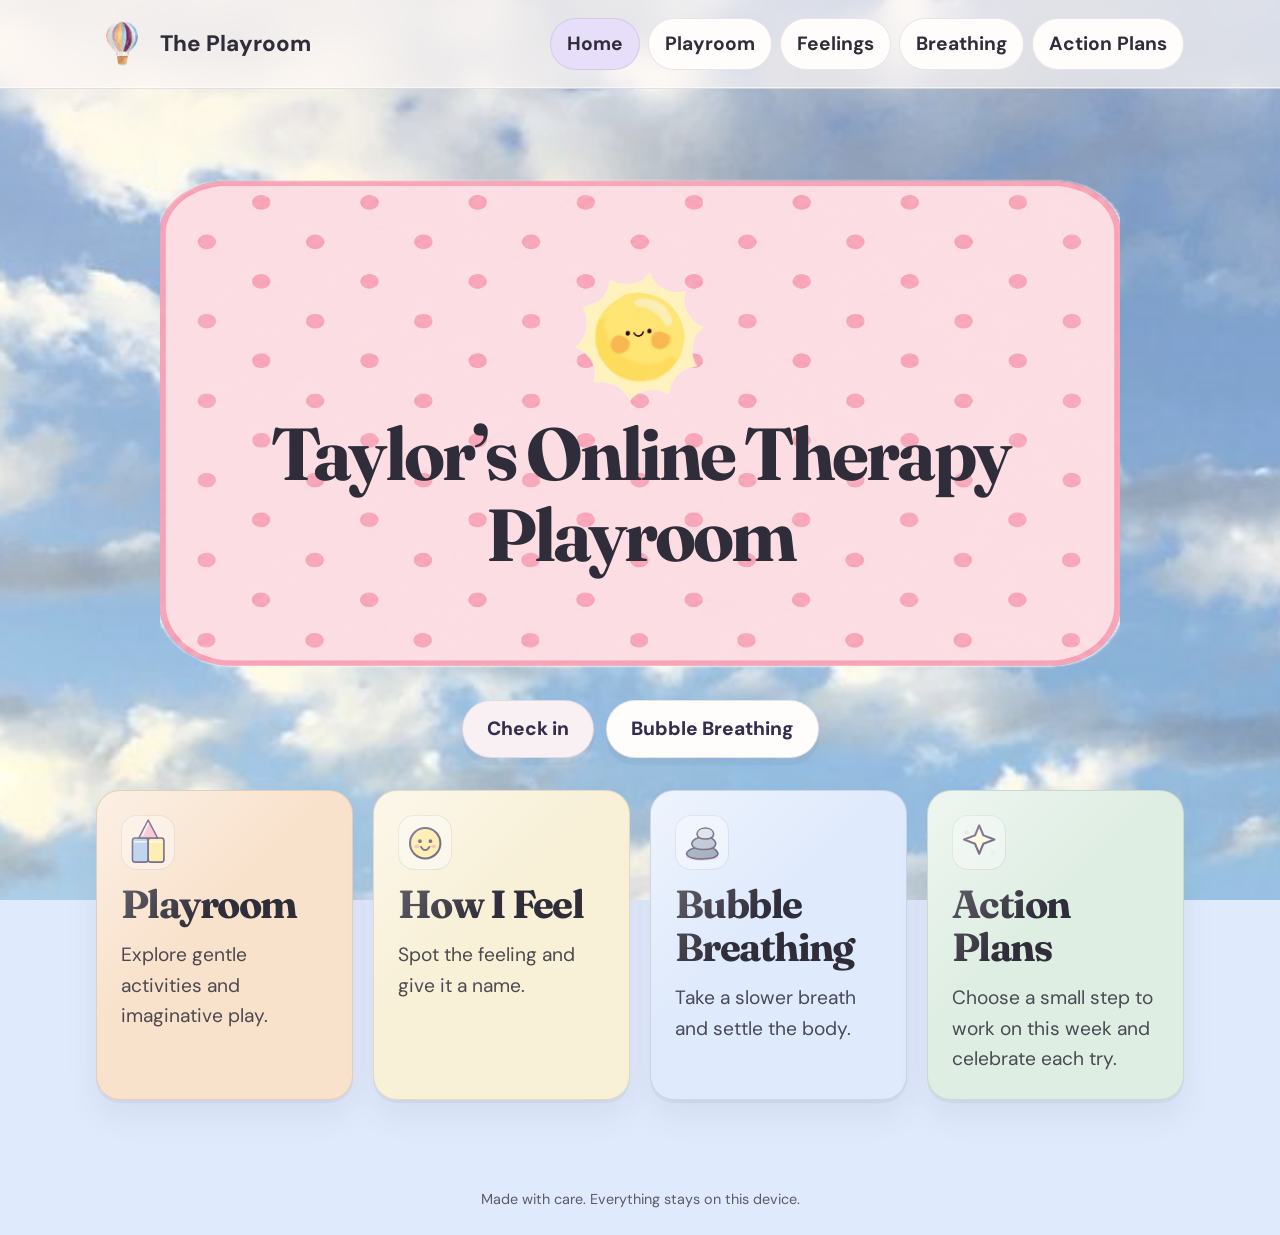
<file: index.html>
<!doctype html>
<html lang="en">
<head>
  <meta charset="utf-8">
  <meta name="viewport" content="width=device-width, initial-scale=1">
  <meta name="description" content="A friendly space to explore feelings, breathe, and celebrate wins.">
  <meta name="theme-color" content="#d9c7f2">
  <title>The Playroom</title>
  <link rel="icon" href="data:image/svg+xml,<svg xmlns=%22http://www.w3.org/2000/svg%22 viewBox=%220 0 100 100%22><rect width=%22100%22 height=%22100%22 rx=%2224%22 fill=%22%23f5dfe7%22/><circle cx=%2233%22 cy=%2250%22 r=%2212%22 fill=%22%23cfe7ff%22/><circle cx=%2267%22 cy=%2250%22 r=%2211%22 fill=%22%23d7f2d0%22/><path d=%22M30 70 C 40 82, 60 82, 70 70%22 stroke=%22%234a4f77%22 stroke-width=%228%22 fill=%22none%22 stroke-linecap=%22round%22/></svg>">
  <link rel="stylesheet" href="css/styles.css?v=20261011-19">
</head>
<body class="home-page">
  <a class="skip-link" href="#main">Skip to content</a>
  <header class="site-header">
    <div class="wrap">
      <a class="logo" href="index.html">
        <img src="assets/playroom-logo.png" alt="" aria-hidden="true">
        The Playroom
      </a>
      <nav aria-label="Main">
        <ul class="nav">
          <li><a href="index.html" aria-current="page">Home</a></li>
          <li><a href="playroom.html">Playroom</a></li>
          <li><a href="feelings.html">Feelings</a></li>
          <li><a href="breathing.html">Breathing</a></li>
          <li><a href="stars.html">Action Plans</a></li>
        </ul>
      </nav>
    </div>
  </header>

  <main id="main" class="wrap">
    <section class="hero">
      <div class="hero-title-card">
        <div class="mascot" aria-hidden="true">
          <img src="assets/sun.png" alt="">
        </div>
        <h1>Taylor’s Online Therapy Playroom</h1>
      </div>
      <div class="hero-actions">
        <a class="btn" href="feelings.html">Check in</a>
        <a class="btn secondary" href="breathing.html">Bubble Breathing</a>
      </div>
    </section>

    <section class="grid" aria-label="Activities">
      <a class="tile peach" href="playroom.html">
        <span class="tile-icon" aria-hidden="true">
          <svg viewBox="0 0 100 100" aria-hidden="true">
            <g stroke="#4e4468" stroke-width="3" stroke-linejoin="round">
              <rect x="20" y="42" width="30" height="46" rx="5" fill="#a8c7e8"/>
              <rect x="50" y="42" width="30" height="46" rx="5" fill="#ffe99a"/>
              <path d="M32 42 50 8 68 42Z" fill="#f5b8c7"/>
            </g>
            <path d="M24 49h22M54 49h22M50 14 39 37" stroke="#fff" stroke-width="3" stroke-linecap="round" opacity=".75"/>
          </svg>
        </span>
        <h2>Playroom</h2>
        <p>Explore gentle activities and imaginative play.</p>
      </a>
      <a class="tile sun" href="feelings.html">
        <span class="tile-icon" aria-hidden="true">
          <svg viewBox="0 0 100 100" aria-hidden="true">
            <circle cx="50" cy="52" r="29" fill="#ffe99a" stroke="#4e4468" stroke-width="4"/>
            <circle cx="40" cy="48" r="3.5" fill="#4e4468"/>
            <circle cx="60" cy="48" r="3.5" fill="#4e4468"/>
            <ellipse cx="34" cy="58" rx="5" ry="3" fill="#f5a3a6" opacity=".8"/>
            <ellipse cx="66" cy="58" rx="5" ry="3" fill="#f5a3a6" opacity=".8"/>
            <path d="M42 59c4 8 12 8 16 0" fill="none" stroke="#4e4468" stroke-width="3.5" stroke-linecap="round"/>
          </svg>
        </span>
        <h2>How I Feel</h2>
        <p>Spot the feeling and give it a name.</p>
      </a>
      <a class="tile sky" href="breathing.html">
        <span class="tile-icon" aria-hidden="true">
          <svg viewBox="0 0 100 100" aria-hidden="true">
            <ellipse cx="50" cy="78" rx="32" ry="8" fill="#d9c6f5" opacity=".6"/>
            <path d="M20 72c2-8 16-13 32-13s27 5 28 13c-1 7-13 10-30 10S22 79 20 72Z" fill="#8e9aab" stroke="#4e4468" stroke-width="3" stroke-linejoin="round"/>
            <path d="M30 53c1-8 11-13 23-13 13 0 22 5 23 13-1 7-10 11-23 11S31 60 30 53Z" fill="#aeb9c8" stroke="#4e4468" stroke-width="3" stroke-linejoin="round"/>
            <path d="M40 34c1-7 8-11 16-11s15 4 16 11c-1 7-7 10-16 10s-15-3-16-10Z" fill="#d3dbe4" stroke="#4e4468" stroke-width="3" stroke-linejoin="round"/>
          </svg>
        </span>
        <h2>Bubble Breathing</h2>
        <p>Take a slower breath and settle the body.</p>
      </a>
      <a class="tile mint" href="stars.html">
        <span class="tile-icon" aria-hidden="true">
          <svg viewBox="0 0 100 100" aria-hidden="true">
            <path d="M50 18l8 19 21 8-21 8-8 19-8-19-21-8 21-8 8-19z" fill="#fff8d9" stroke="#4e4468" stroke-width="4" stroke-linejoin="round"/>
            <circle cx="26" cy="31" r="4" fill="#f8d4d8"/>
            <circle cx="76" cy="70" r="4" fill="#d9eef2"/>
          </svg>
        </span>
        <h2>Action Plans</h2>
        <p>Choose a small step to work on this week and celebrate each try.</p>
      </a>
    </section>
  </main>

  <footer class="site-footer">Made with care. Everything stays on this device.</footer>
  <script src="js/main.js"></script>
</body>
</html>
</file>
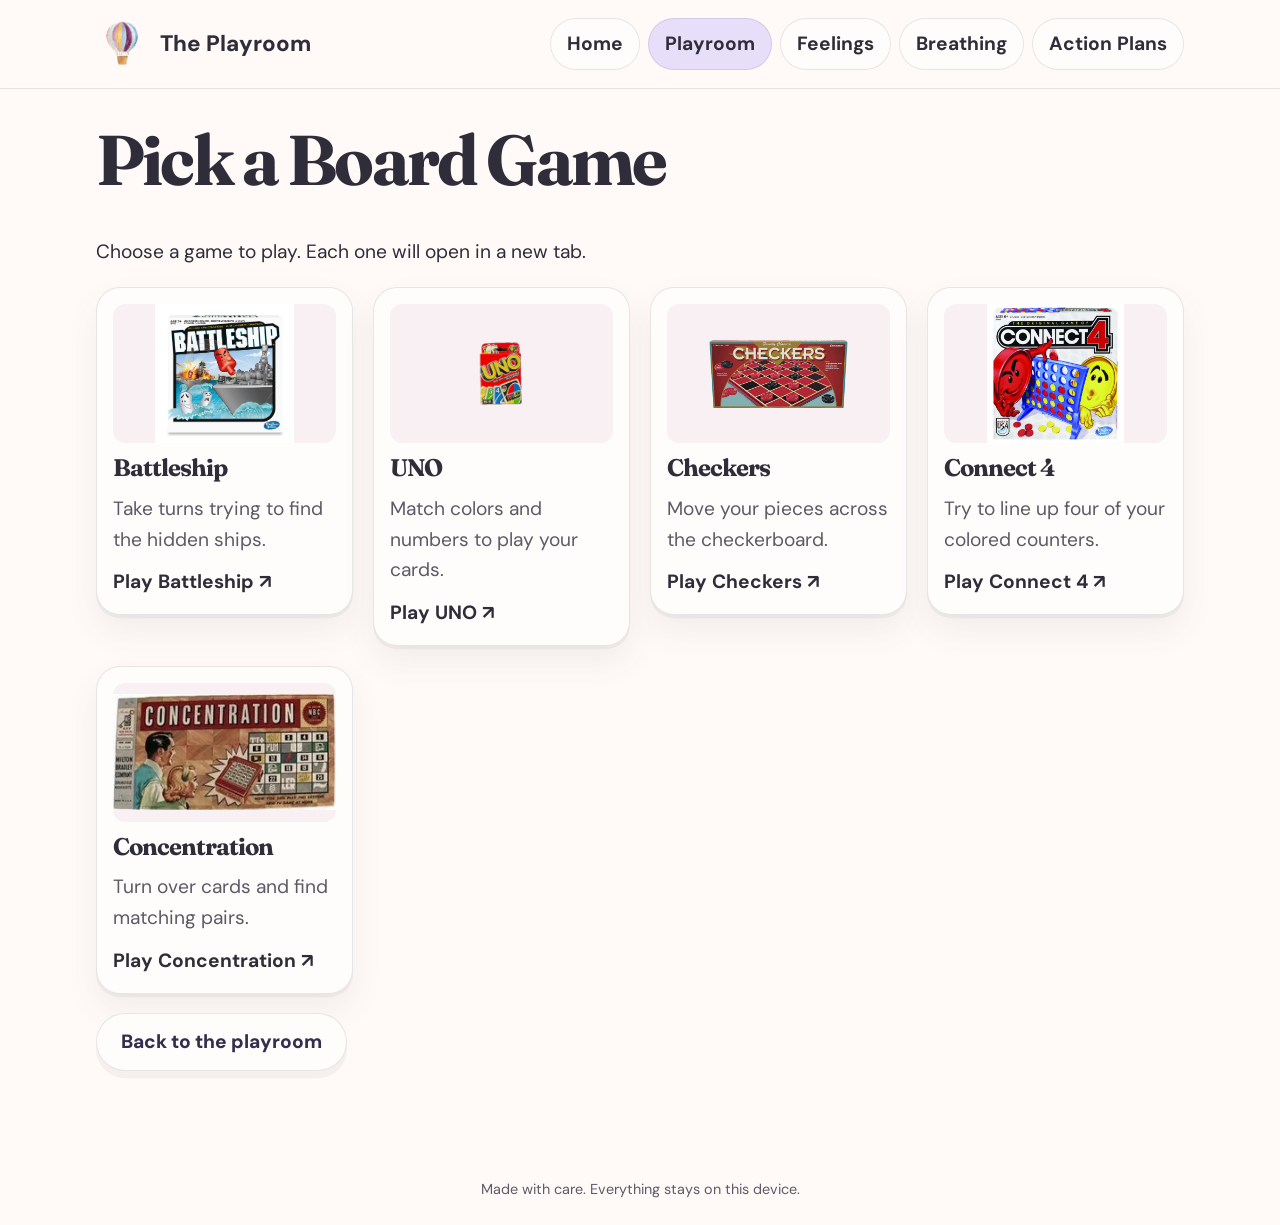
<file: board-games.html>
<!doctype html>
<html lang="en">
<head>
  <meta charset="utf-8">
  <meta name="viewport" content="width=device-width, initial-scale=1">
  <meta name="theme-color" content="#d9c7f2">
  <title>Board Games · The Play Room</title>
  <link rel="stylesheet" href="css/styles.css?v=20261011-19">
</head>
<body>
  <a class="skip-link" href="#main">Skip to content</a>
  <header class="site-header">
    <div class="wrap">
      <a class="logo" href="index.html">
        <img src="assets/playroom-logo.png" alt="" aria-hidden="true">
        The Playroom
      </a>
      <nav aria-label="Main">
        <ul class="nav">
          <li><a href="index.html">Home</a></li>
          <li><a href="playroom.html" aria-current="page">Playroom</a></li>
          <li><a href="feelings.html">Feelings</a></li>
          <li><a href="breathing.html">Breathing</a></li>
          <li><a href="stars.html">Action Plans</a></li>
        </ul>
      </nav>
    </div>
  </header>

  <main id="main" class="wrap">
    <h1>Pick a Board Game</h1>
    <p>Choose a game to play. Each one will open in a new tab.</p>
    <ul class="game-options">
      <li>
        <a class="game-option" href="https://papergames.io/en/battleship" target="_blank" rel="noopener">
          <img src="assets/board-games/battleship.jpg" alt="">
          <h2>Battleship</h2>
          <p>Take turns trying to find the hidden ships.</p>
          <span>Play Battleship ↗</span>
        </a>
      </li>
      <li>
        <a class="game-option" href="https://play.unofreak.com/" target="_blank" rel="noopener">
          <img src="assets/board-games/uno.png" alt="">
          <h2>UNO</h2>
          <p>Match colors and numbers to play your cards.</p>
          <span>Play UNO ↗</span>
        </a>
      </li>
      <li>
        <a class="game-option" href="https://playingcards.io/game/checkers" target="_blank" rel="noopener">
          <img src="assets/board-games/checkers.png" alt="">
          <h2>Checkers</h2>
          <p>Move your pieces across the checkerboard.</p>
          <span>Play Checkers ↗</span>
        </a>
      </li>
      <li>
        <a class="game-option" href="https://connect-4.org/en" target="_blank" rel="noopener">
          <img src="assets/board-games/connect-four.jpg" alt="">
          <h2>Connect 4</h2>
          <p>Try to line up four of your colored counters.</p>
          <span>Play Connect 4 ↗</span>
        </a>
      </li>
      <li>
        <a class="game-option" href="https://pairs.one/en" target="_blank" rel="noopener">
          <img src="assets/board-games/concentration.jpg" alt="">
          <h2>Concentration</h2>
          <p>Turn over cards and find matching pairs.</p>
          <span>Play Concentration ↗</span>
        </a>
      </li>
    </ul>
    <p><a class="btn secondary" href="playroom.html">Back to the playroom</a></p>
  </main>

  <footer class="site-footer">Made with care. Everything stays on this device.</footer>
  <script src="js/main.js"></script>
</body>
</html>
</file>
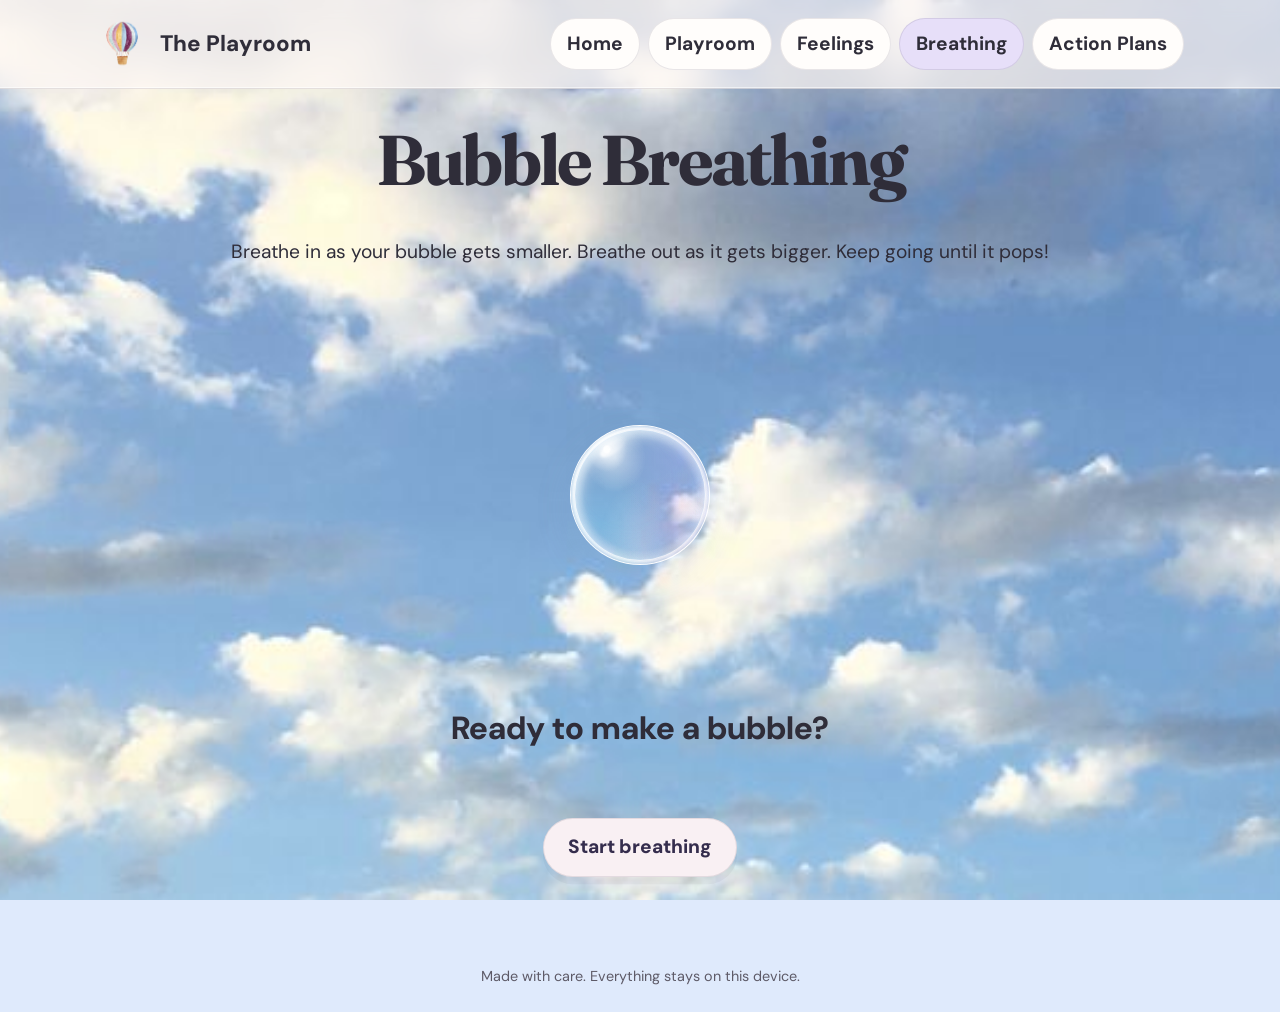
<file: breathing.html>
<!doctype html>
<html lang="en">
<head>
  <meta charset="utf-8">
  <meta name="viewport" content="width=device-width, initial-scale=1">
  <meta name="theme-color" content="#d9c7f2">
  <title>Breathing · The Play Room</title>
  <link rel="icon" href="data:image/svg+xml,<svg xmlns=%22http://www.w3.org/2000/svg%22 viewBox=%220 0 100 100%22><rect width=%22100%22 height=%22100%22 rx=%2224%22 fill=%22%23f5dfe7%22/><circle cx=%2233%22 cy=%2250%22 r=%2212%22 fill=%22%23cfe7ff%22/><circle cx=%2267%22 cy=%2250%22 r=%2211%22 fill=%22%23d7f2d0%22/><path d=%22M30 70 C 40 82, 60 82, 70 70%22 stroke=%22%234a4f77%22 stroke-width=%228%22 fill=%22none%22 stroke-linecap=%22round%22/></svg>">
  <link rel="stylesheet" href="css/styles.css?v=20261011-25">
</head>
<body class="breathing-page">
  <a class="skip-link" href="#main">Skip to content</a>
  <header class="site-header">
    <div class="wrap">
      <a class="logo" href="index.html">
        <img src="assets/playroom-logo.png" alt="" aria-hidden="true">
        The Playroom
      </a>
      <nav aria-label="Main">
        <ul class="nav">
          <li><a href="index.html">Home</a></li>
          <li><a href="playroom.html">Playroom</a></li>
          <li><a href="feelings.html">Feelings</a></li>
          <li><a href="breathing.html" aria-current="page">Breathing</a></li>
          <li><a href="stars.html">Action Plans</a></li>
        </ul>
      </nav>
    </div>
  </header>

  <main id="main" class="wrap breathe">
    <div>
      <h1>Bubble Breathing</h1>
      <p>Breathe in as your bubble gets smaller. Breathe out as it gets bigger. Keep going until it pops!</p>
    </div>
    <div class="orb-stage" aria-hidden="true"><div id="orb" class="orb"><span class="orb-film"></span></div></div>
    <p id="breath-label" role="status" aria-live="polite">Ready to make a bubble?</p>
    <button id="breath-toggle" class="btn" type="button">Start breathing</button>
  </main>

  <footer class="site-footer">Made with care. Everything stays on this device.</footer>
  <script src="js/main.js"></script>
  <script src="js/breathing.js?v=20261011-4"></script>
</body>
</html>
</file>
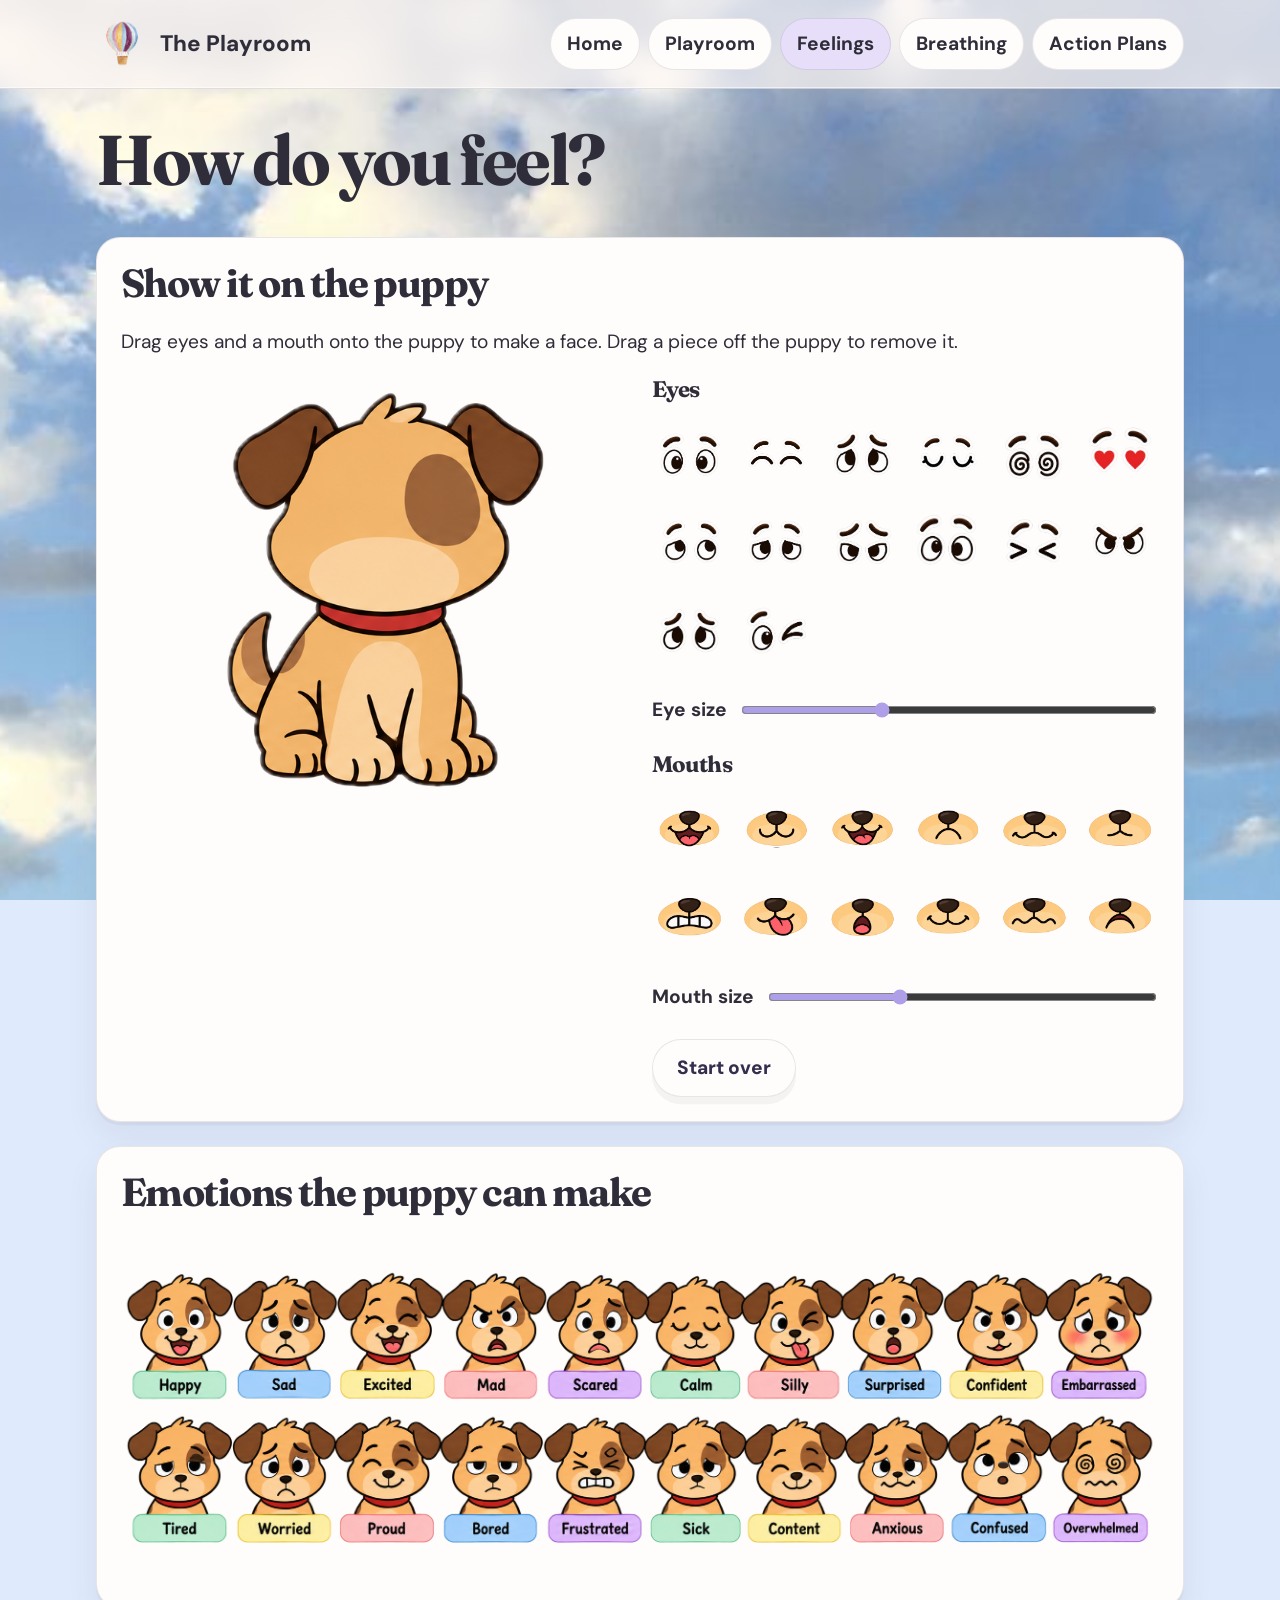
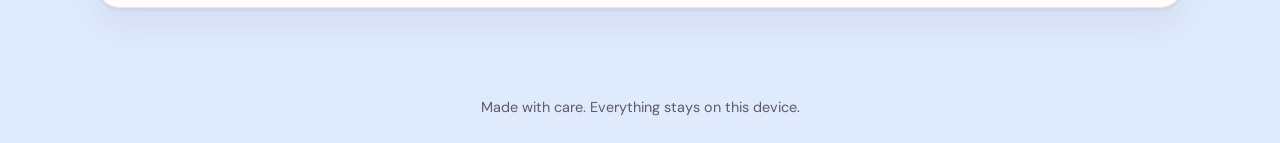
<file: feelings.html>
<!doctype html>
<html lang="en">
<head>
  <meta charset="utf-8">
  <meta name="viewport" content="width=device-width, initial-scale=1">
  <meta name="theme-color" content="#d9c7f2">
  <title>How I Feel · The Play Room</title>
  <link rel="icon" href="data:image/svg+xml,<svg xmlns=%22http://www.w3.org/2000/svg%22 viewBox=%220 0 100 100%22><rect width=%22100%22 height=%22100%22 rx=%2224%22 fill=%22%23f5dfe7%22/><circle cx=%2233%22 cy=%2250%22 r=%2212%22 fill=%22%23cfe7ff%22/><circle cx=%2267%22 cy=%2250%22 r=%2211%22 fill=%22%23d7f2d0%22/><path d=%22M30 70 C 40 82, 60 82, 70 70%22 stroke=%22%234a4f77%22 stroke-width=%228%22 fill=%22none%22 stroke-linecap=%22round%22/></svg>">
  <link rel="stylesheet" href="css/styles.css?v=20261011-22">
</head>
<body class="feelings-page">
  <a class="skip-link" href="#main">Skip to content</a>
  <header class="site-header">
    <div class="wrap">
      <a class="logo" href="index.html">
        <img src="assets/playroom-logo.png" alt="" aria-hidden="true">
        The Playroom
      </a>
      <nav aria-label="Main">
        <ul class="nav">
          <li><a href="index.html">Home</a></li>
          <li><a href="playroom.html">Playroom</a></li>
          <li><a href="feelings.html" aria-current="page">Feelings</a></li>
          <li><a href="breathing.html">Breathing</a></li>
          <li><a href="stars.html">Action Plans</a></li>
        </ul>
      </nav>
    </div>
  </header>

  <main id="main" class="wrap">
    <h1>How do you feel?</h1>
    <section class="card dog" aria-labelledby="dog-title" style="margin-top:1.5rem">
      <h2 id="dog-title">Show it on the puppy</h2>
      <p>Drag eyes and a mouth onto the puppy to make a face. Drag a piece off the puppy to remove it.</p>
      <div class="dog-layout">
        <div id="dog-stage" class="dog-stage">
          <img class="dog-body" src="assets/dog-feelings/body.png" alt="A puppy with no face" draggable="false">
        </div>
        <div class="dog-trays">
          <h3>Eyes</h3>
          <div id="eyes-tray" class="tray"></div>
          <label class="size-slider">Eye size <input id="eyes-size" type="range" min="50" max="200" value="100"></label>
          <h3>Mouths</h3>
          <div id="mouths-tray" class="tray"></div>
          <label class="size-slider">Mouth size <input id="mouths-size" type="range" min="50" max="200" value="100"></label>
          <button id="dog-reset" class="btn secondary" type="button">Start over</button>
        </div>
      </div>
    </section>

    <section class="card emotion-reference" aria-labelledby="emotion-reference-title">
      <h2 id="emotion-reference-title">Emotions the puppy can make</h2>
      <div class="emotion-sheet">
        <img
          src="assets/Puppy%20Emotions%20Sticker%20Sheet.png"
          alt="Puppy emotions: Happy, Sad, Excited, Mad, Scared, Calm, Silly, Surprised, Confident, Embarrassed, Tired, Worried, Proud, Bored, Frustrated, Sick, Content, Anxious, Confused, and Overwhelmed."
          loading="lazy">
        <span class="confused-nose" aria-hidden="true"></span>
      </div>
    </section>

  </main>

  <footer class="site-footer">Made with care. Everything stays on this device.</footer>
  <script src="js/main.js"></script>
  <script src="js/dog.js?v=20261011-2"></script>
</body>
</html>
</file>
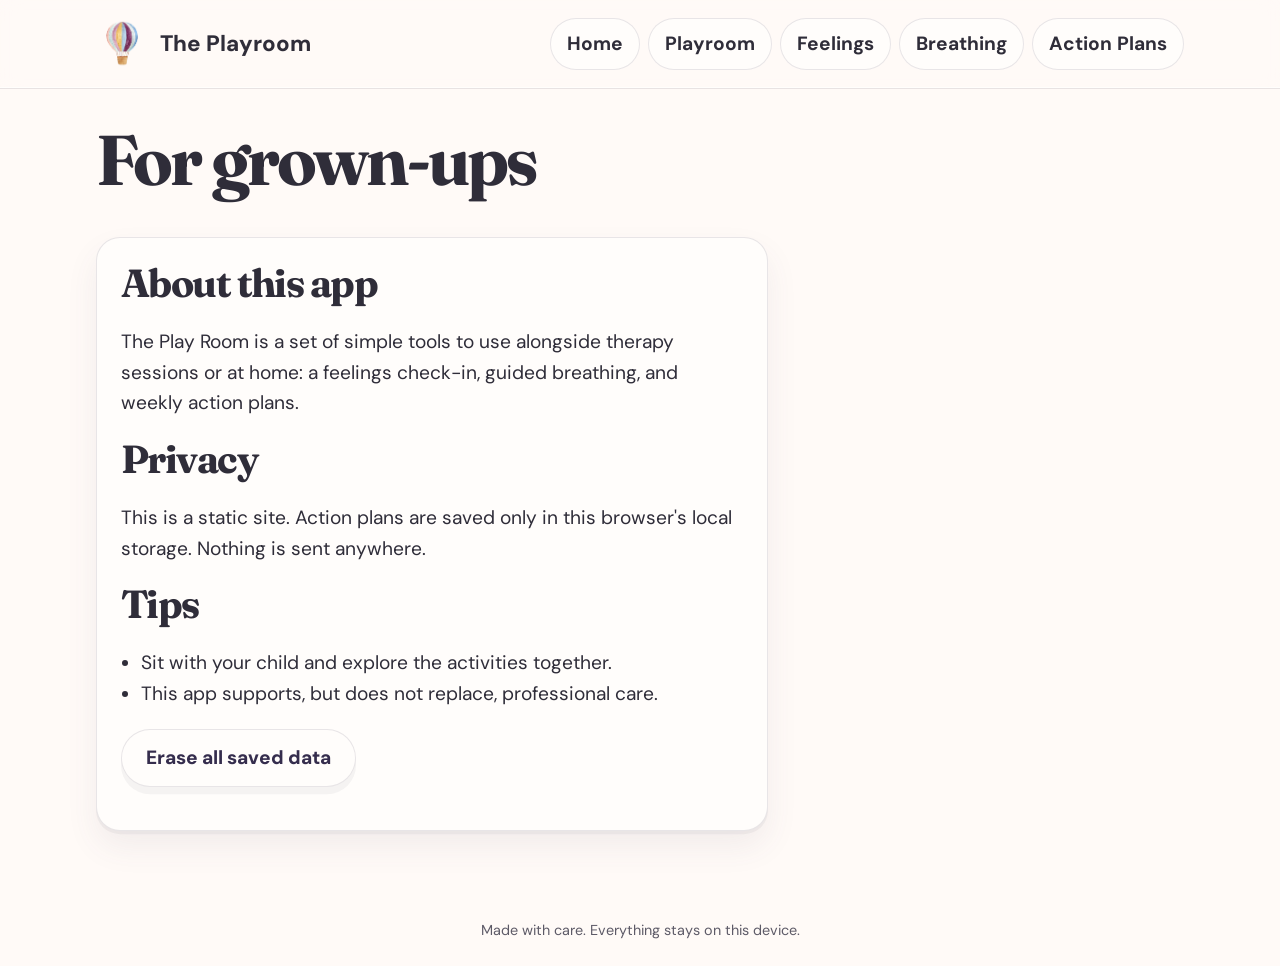
<file: grown-ups.html>
<!doctype html>
<html lang="en">
<head>
  <meta charset="utf-8">
  <meta name="viewport" content="width=device-width, initial-scale=1">
  <meta name="theme-color" content="#d9c7f2">
  <title>For Grown-ups · The Play Room</title>
  <link rel="icon" href="data:image/svg+xml,<svg xmlns=%22http://www.w3.org/2000/svg%22 viewBox=%220 0 100 100%22><rect width=%22100%22 height=%22100%22 rx=%2224%22 fill=%22%23f5dfe7%22/><circle cx=%2233%22 cy=%2250%22 r=%2212%22 fill=%22%23cfe7ff%22/><circle cx=%2267%22 cy=%2250%22 r=%2211%22 fill=%22%23d7f2d0%22/><path d=%22M30 70 C 40 82, 60 82, 70 70%22 stroke=%22%234a4f77%22 stroke-width=%228%22 fill=%22none%22 stroke-linecap=%22round%22/></svg>">
  <link rel="stylesheet" href="css/styles.css?v=20261011-19">
</head>
<body>
  <a class="skip-link" href="#main">Skip to content</a>
  <header class="site-header">
    <div class="wrap">
      <a class="logo" href="index.html">
        <img src="assets/playroom-logo.png" alt="" aria-hidden="true">
        The Playroom
      </a>
      <nav aria-label="Main">
        <ul class="nav">
          <li><a href="index.html">Home</a></li>
          <li><a href="playroom.html">Playroom</a></li>
          <li><a href="feelings.html">Feelings</a></li>
          <li><a href="breathing.html">Breathing</a></li>
          <li><a href="stars.html">Action Plans</a></li>
        </ul>
      </nav>
    </div>
  </header>

  <main id="main" class="wrap">
    <h1>For grown-ups</h1>
    <article class="card prose">
      <h2>About this app</h2>
      <p>The Play Room is a set of simple tools to use alongside therapy sessions or at home: a feelings check-in, guided breathing, and weekly action plans.</p>
      <h2>Privacy</h2>
      <p>This is a static site. Action plans are saved only in this browser's local storage. Nothing is sent anywhere.</p>
      <h2>Tips</h2>
      <ul>
        <li>Sit with your child and explore the activities together.</li>
        <li>This app supports, but does not replace, professional care.</li>
      </ul>
      <p><button id="clear-all" class="btn secondary" type="button">Erase all saved data</button></p>
      <p id="clear-msg" role="status"></p>
    </article>
  </main>

  <footer class="site-footer">Made with care. Everything stays on this device.</footer>
  <script src="js/main.js"></script>
  <script>
    document.getElementById('clear-all').addEventListener('click', () => {
      if (!confirm('Erase all saved action plans on this device?')) return;
      localStorage.removeItem('cc.goals');
      document.getElementById('clear-msg').textContent = 'Saved action plans erased.';
    });
  </script>
</body>
</html>
</file>
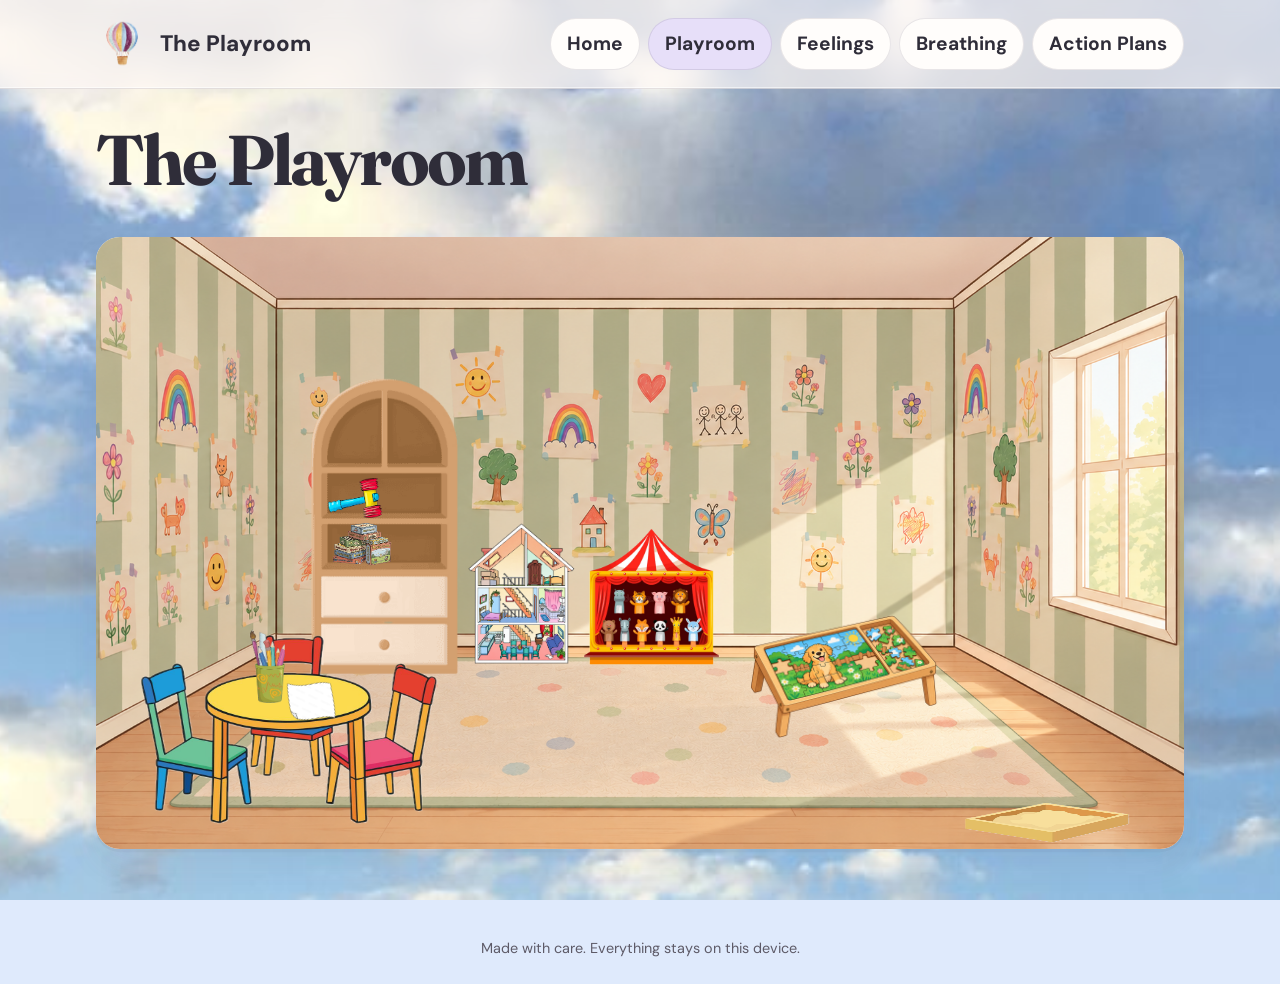
<file: playroom.html>
<!doctype html>
<html lang="en">
<head>
  <meta charset="utf-8">
  <meta name="viewport" content="width=device-width, initial-scale=1">
  <meta name="theme-color" content="#d9c7f2">
  <title>Playroom · The Play Room</title>
  <link rel="icon" href="data:image/svg+xml,<svg xmlns=%22http://www.w3.org/2000/svg%22 viewBox=%220 0 100 100%22><rect width=%22100%22 height=%22100%22 rx=%2224%22 fill=%22%23f5dfe7%22/><circle cx=%2233%22 cy=%2250%22 r=%2212%22 fill=%22%23cfe7ff%22/><circle cx=%2267%22 cy=%2250%22 r=%2211%22 fill=%22%23d7f2d0%22/><path d=%22M30 70 C 40 82, 60 82, 70 70%22 stroke=%22%234a4f77%22 stroke-width=%228%22 fill=%22none%22 stroke-linecap=%22round%22/></svg>">
  <link rel="stylesheet" href="css/styles.css?v=20261011-19">
</head>
<body class="playroom-page">
  <a class="skip-link" href="#main">Skip to content</a>
  <header class="site-header">
    <div class="wrap">
      <a class="logo" href="index.html">
        <img src="assets/playroom-logo.png" alt="" aria-hidden="true">
        The Playroom
      </a>
      <nav aria-label="Main">
        <ul class="nav">
          <li><a href="index.html">Home</a></li>
          <li><a href="playroom.html" aria-current="page">Playroom</a></li>
          <li><a href="feelings.html">Feelings</a></li>
          <li><a href="breathing.html">Breathing</a></li>
          <li><a href="stars.html">Action Plans</a></li>
        </ul>
      </nav>
    </div>
  </header>

  <main id="main" class="wrap">
    <h1>The Playroom</h1>
    <div class="playroom" role="group" aria-label="A playroom with linked activities">
      <img class="pr-background" src="assets/playroom/new-room-background.png" alt="">
      <div class="pr-item" style="--x:12.5%; --y:22.674%; --w:28.0107%; --h:49.7968%"><img src="assets/playroom/new-room-shelf.png" alt="A wooden shelf"></div>
      <a class="pr-item" href="board-games.html" aria-label="Choose a board game" style="--x:21.3339%; --y:45.8503%; --w:6.3214%; --h:8.2993%"><img src="assets/playroom/new-room-board-games.png" alt="A stack of board games"></a>
      <a class="pr-item" href="https://onlinepuppets.org/" target="_blank" rel="noopener" style="--x:44.3296%; --y:46.7926%; --w:13.4504%; --h:23.9122%"><img src="assets/playroom/new-room-puppets.png" alt="A puppet show with animal puppets"></a>
      <a class="pr-item" href="https://onlinesandtray.com/" target="_blank" rel="noopener" style="--x:78.0177%; --y:82.2673%; --w:21.7701%; --h:18.9212%"><img src="assets/playroom/new-room-sandbox.png" alt="A sandbox"></a>
      <div class="pr-item" style="--x:0.4968%; --y:54.7463%; --w:34.5199%; --h:51.4494%"><img src="assets/playroom/new-room-table.png" alt="A round table with three chairs"></div>
      <a class="pr-item" href="https://quickdraw.withgoogle.com/" target="_blank" rel="noopener" style="--x:17.0197%; --y:70.7597%; --w:5.629%; --h:10.0071%"><img class="room-paper" src="assets/playroom/new-room-paper.png" alt="A sheet of paper for drawing"></a>
      <a class="pr-item" href="https://www.mindfuldraw.com/draw" target="_blank" rel="noopener" style="--x:13.2125%; --y:63.4203%; --w:4.1095%; --h:13.6677%"><img class="room-paintbrush" src="assets/playroom/new-room-paintbrush.png" alt="A cup of pencils and a paintbrush"></a>
      <a class="pr-item" href="https://onlinedollhouses.com/" target="_blank" rel="noopener" style="--x:34.0234%; --y:46.7926%; --w:10.3062%; --h:23.9122%"><img src="assets/playroom/new-room-dollhouse.png" alt="A dollhouse"></a>
      <a class="pr-item" href="https://www.playtherapyapps.com/apps/emotion" target="_blank" rel="noopener" style="--x:21.3339%; --y:39.339%; --w:4.9986%; --h:6.5111%"><img src="assets/playroom/new-room-hammer.png" alt="A hammer"></a>
      <a class="pr-item" href="https://virtualcalmingroom.net/games-%26-puzzles" target="_blank" rel="noopener" style="--x:60.0378%; --y:61.5077%; --w:17.3113%; --h:20.5173%"><img src="assets/playroom/new-room-whiteboard.png" alt="A whiteboard with calming games and puzzles"></a>
    </div>
  </main>

  <footer class="site-footer">Made with care. Everything stays on this device.</footer>
  <script src="js/main.js"></script>
</body>
</html>
</file>
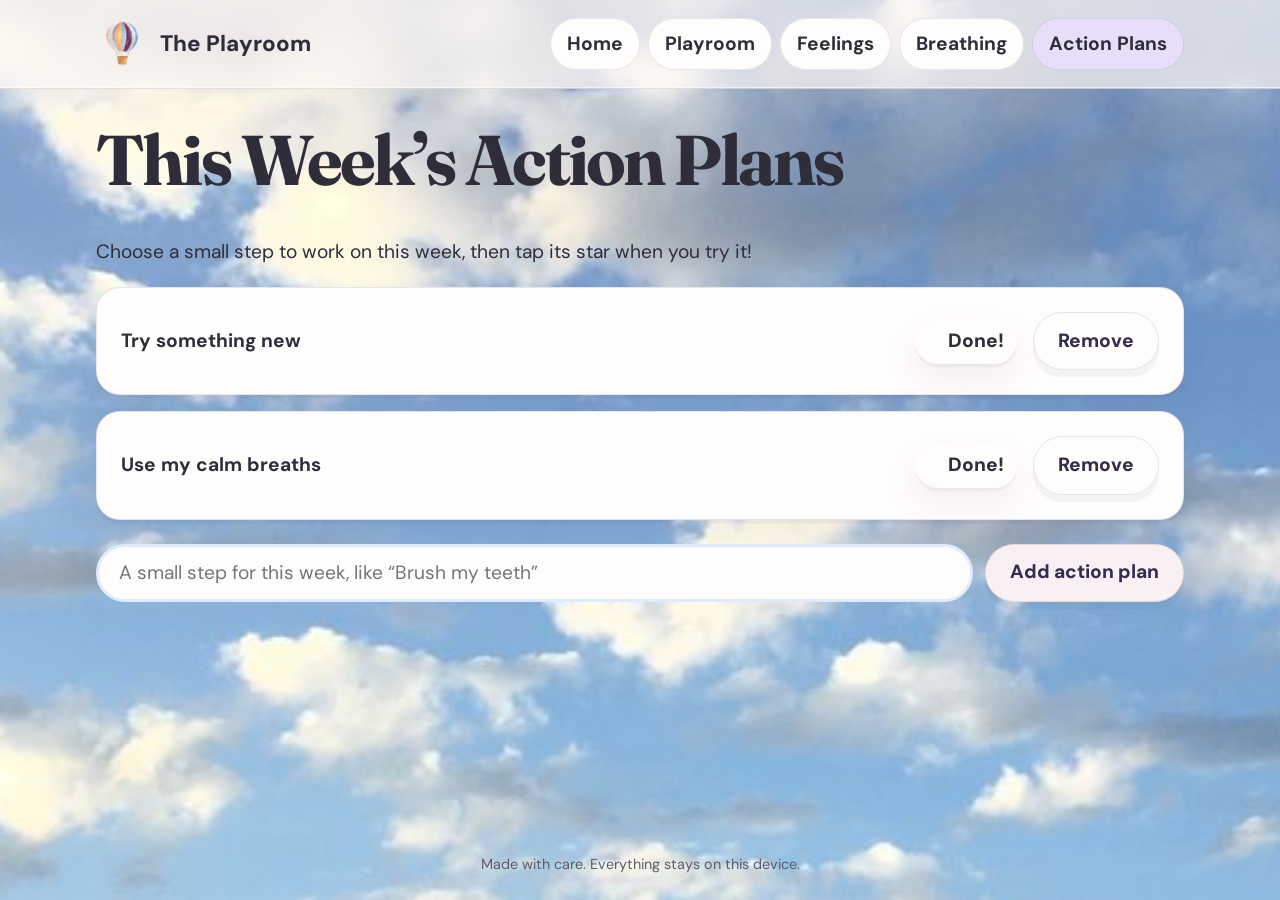
<file: stars.html>
<!doctype html>
<html lang="en">
<head>
  <meta charset="utf-8">
  <meta name="viewport" content="width=device-width, initial-scale=1">
  <meta name="theme-color" content="#d9c7f2">
  <title>This Week’s Action Plans · The Playroom</title>
  <link rel="icon" href="data:image/svg+xml,<svg xmlns=%22http://www.w3.org/2000/svg%22 viewBox=%220 0 100 100%22><rect width=%22100%22 height=%22100%22 rx=%2224%22 fill=%22%23f5dfe7%22/><circle cx=%2233%22 cy=%2250%22 r=%2212%22 fill=%22%23cfe7ff%22/><circle cx=%2267%22 cy=%2250%22 r=%2211%22 fill=%22%23d7f2d0%22/><path d=%22M30 70 C 40 82, 60 82, 70 70%22 stroke=%22%234a4f77%22 stroke-width=%228%22 fill=%22none%22 stroke-linecap=%22round%22/></svg>">
  <link rel="stylesheet" href="css/styles.css?v=20261011-21">
</head>
<body class="stars-page">
  <a class="skip-link" href="#main">Skip to content</a>
  <header class="site-header">
    <div class="wrap">
      <a class="logo" href="index.html">
        <img src="assets/playroom-logo.png" alt="" aria-hidden="true">
        The Playroom
      </a>
      <nav aria-label="Main">
        <ul class="nav">
          <li><a href="index.html">Home</a></li>
          <li><a href="playroom.html">Playroom</a></li>
          <li><a href="feelings.html">Feelings</a></li>
          <li><a href="breathing.html">Breathing</a></li>
          <li><a href="stars.html" aria-current="page">Action Plans</a></li>
        </ul>
      </nav>
    </div>
  </header>

  <main id="main" class="wrap">
    <h1>This Week’s Action Plans</h1>
    <p>Choose a small step to work on this week, then tap its star when you try it!</p>
    <ul id="goals" class="goals"></ul>
    <form id="goal-form" class="goal-form">
      <label for="goal-input" class="sr-only" style="position:absolute;left:-999px">New action plan</label>
      <input id="goal-input" type="text" maxlength="60" placeholder="A small step for this week, like “Brush my teeth”" required>
      <button class="btn" type="submit">Add action plan</button>
    </form>
    <div id="cheer" class="cheer" aria-hidden="true">Well done!</div>
  </main>

  <footer class="site-footer">Made with care. Everything stays on this device.</footer>
  <script src="js/main.js"></script>
  <script src="js/stars.js?v=20261011-22"></script>
</body>
</html>
</file>
<file: css/styles.css>
@import url('https://fonts.googleapis.com/css2?family=DM+Sans:wght@400;500;700;800&family=Fraunces:wght@600;700&display=swap');

@view-transition { navigation: auto; }

:root {
  --paper: #fffaf7;
  --surface: #fffdfb;
  --surface-strong: #f9f0f3;
  --ink: #2f2d39;
  --ink-soft: #5d5a67;
  --line: rgba(70, 58, 80, 0.12);
  --rose: #f5dfe7;
  --blush: #f7d7cc;
  --mint: #dfeee3;
  --sky: #dfeafc;
  --lavender: #e7dff9;
  --peach: #f9e2cc;
  --butter: #f8f0d7;
  --sage: #d6e8cc;
  --brand: #af9ee8;
  --brand-ink: #352d4d;
  --brand-shadow: #8d7ac8;
  --radius: 1.5rem;
  --shadow: 0 1rem 2rem rgba(89, 81, 103, 0.08), 0 0.2rem 0 rgba(70, 58, 80, 0.05);
  --font: "DM Sans", "Segoe UI", sans-serif;
  --font-display: "Fraunces", Georgia, serif;
}

*, *::before, *::after { box-sizing: border-box; }

body {
  margin: 0;
  min-height: 100dvh;
  display: flex;
  flex-direction: column;
  font-family: var(--font);
  font-size: clamp(1.05rem, 0.95rem + 0.35vw, 1.2rem);
  line-height: 1.6;
  color: var(--ink);
  background: var(--paper);
}

body.home-page {
  background-color: #dfeafc;
  background-image: url('../assets/sky-background.jpg');
  background-position: center center;
  background-repeat: no-repeat;
  background-size: cover;
  background-attachment: fixed;
}

body.playroom-page,
body.stars-page {
  background-color: #dfeafc;
  background-image: url('../assets/sky-background.jpg');
  background-position: center center;
  background-repeat: no-repeat;
  background-size: cover;
  background-attachment: fixed;
}

body.feelings-page,
body.breathing-page {
  background-color: #dfeafc;
  background-image: url('../assets/sky-background.jpg');
  background-position: center center;
  background-repeat: no-repeat;
  background-size: cover;
  background-attachment: fixed;
}

body.home-page::before {
  content: "";
  position: fixed; inset: 0;
  background: linear-gradient(180deg, rgba(255,255,255,0.12), rgba(255,255,255,0.04));
  z-index: -2;
}

body.home-page::after {
  content: "";
  position: fixed; inset: 0;
  background: rgba(255,255,255,0.06);
  z-index: -1;
}

h1, h2, h3 { font-family: var(--font-display); line-height: 1.1; letter-spacing: -0.04em; margin: 0 0 0.55em; }
h1 { font-size: clamp(2.7rem, 2rem + 3vw, 5rem); }
h2 { font-size: clamp(1.7rem, 1.25rem + 1.5vw, 2.6rem); }
p { margin: 0 0 1em; }
a { color: var(--brand-ink); }

:focus-visible { outline: 0.25rem solid var(--brand); outline-offset: 0.25rem; border-radius: 0.5rem; }

.skip-link { position: absolute; left: 1rem; top: -4rem; background: var(--surface); padding: 0.5rem 1rem; border-radius: 1rem; border: 1px solid var(--line); }
.skip-link:focus { top: 1rem; z-index: 10; }

/* Layout */
.wrap { width: min(100% - 2rem, 68rem); margin-inline: auto; }
main { flex: 1; padding-block: 2rem 4rem; }

/* Header / nav */
.site-header {
  position: sticky; top: 0; z-index: 20;
  background: rgba(255, 250, 247, 0.68);
  backdrop-filter: blur(10px);
  border-bottom: 1px solid var(--line);
  box-shadow: inset 0 -1px 0 rgba(255,255,255,0.52);
}
.site-header .wrap {
  display: flex; flex-wrap: wrap; align-items: center; justify-content: space-between; gap: 1rem; padding-block: 1rem;
}
.logo {
  display: inline-flex; align-items: center; gap: 0.75rem; font-weight: 800; font-size: 1.4rem; text-decoration: none; color: var(--ink);
}
.logo img { width: 3.25rem; height: 3.5rem; object-fit: contain; }
.nav { display: flex; flex-wrap: wrap; gap: 0.5rem; padding: 0; margin: 0; list-style: none; }
.nav a {
  display: block; padding: 0.58rem 1rem; border-radius: 999px; border: 1px solid var(--line);
  text-decoration: none; font-weight: 700; color: var(--ink); background: var(--surface);
  transition: transform 0.15s ease;
}
.nav a:hover { transform: translateY(-2px); }
.nav a[aria-current="page"] { background: var(--lavender); }

/* Buttons */
.btn {
  display: inline-flex; align-items: center; justify-content: center; gap: 0.5rem; min-height: 3.4rem; padding: 0.8rem 1.5rem; border: 1px solid var(--line); border-radius: 999px;
  font: inherit; font-weight: 800; color: var(--brand-ink); background: var(--surface-strong); cursor: pointer; text-decoration: none; box-shadow: 0 0.45rem 0 rgba(70, 58, 80, 0.05);
  transition: transform 0.1s ease, box-shadow 0.1s ease;
}
.btn:hover { transform: translateY(-2px); }
.btn:active { transform: translateY(0.25rem); box-shadow: 0 0.15rem 0 rgba(70,58,80,0.05); }
.btn.secondary { background: var(--surface); }

/* Cards */
.card { background: var(--surface); border: 1px solid var(--line); border-radius: var(--radius); padding: 1.5rem; box-shadow: var(--shadow); }
.grid { display: grid; gap: 1.25rem; grid-template-columns: repeat(auto-fit, minmax(15rem, 1fr)); }

.tile {
  position: relative; overflow: hidden; display: flex; flex-direction: column; gap: 0.85rem; text-decoration: none; color: var(--ink); border-radius: var(--radius); padding: 1.5rem; box-shadow: var(--shadow); border: 1px solid var(--line);
  transition: transform 0.2s ease, box-shadow 0.2s ease;
}
.tile::before {
  content: ""; position: absolute; inset: 0 auto auto 0; width: 100%; height: 100%;
  background: linear-gradient(135deg, rgba(255,255,255,0.48), transparent 42%);
  pointer-events: none;
}
.tile:hover { transform: translateY(-0.3rem); box-shadow: 0 1.2rem 2rem rgba(89, 81, 103, 0.09); }
.tile-icon {
  display: inline-grid; place-items: center; width: 3.4rem; height: 3.4rem; border-radius: 1rem; border: 1px solid rgba(78, 60, 82, 0.14);
  background: rgba(255,255,255,0.36); overflow: hidden;
}
.tile-icon svg { width: 100%; height: 100%; display: block; }
.tile h2 { margin: 0; }
.tile p { margin: 0; color: inherit; opacity: 0.85; }
.tile.sun { background: var(--butter); }
.tile.mint { background: var(--mint); }
.tile.sky { background: var(--sky); }
.tile.peach { background: var(--peach); }
.pr-background { position: absolute; inset: 0; width: 100%; height: 100%; }
.room-paper { transform: rotate(69.977deg); }
.room-paintbrush { object-fit: cover; object-position: 58.3% center; transform: scaleX(-1); }
.game-options {
  display: grid;
  grid-template-columns: repeat(auto-fit, minmax(min(100%, 14rem), 1fr));
  gap: 1.25rem;
  list-style: none;
  padding: 0;
}
.game-option {
  display: grid;
  gap: 0.75rem;
  padding: 1rem;
  border: 1px solid var(--line);
  border-radius: var(--radius);
  background: var(--surface);
  box-shadow: var(--shadow);
  color: var(--ink);
  text-decoration: none;
  transition: transform 0.2s, box-shadow 0.2s;
}
.game-option:hover { transform: translateY(-0.2rem); box-shadow: 0 1.2rem 2rem rgba(89, 81, 103, 0.12); }
.game-option img {
  display: block;
  width: 100%;
  aspect-ratio: 16 / 10;
  object-fit: contain;
  border-radius: 0.75rem;
  background: var(--surface-strong);
}
.game-option h2 { margin: 0; font-size: 1.5rem; }
.game-option p { margin: 0; color: var(--ink-soft); }
.game-option span { font-weight: 700; }

/* Hero */
.hero {
  position: relative; display: grid; gap: 1.25rem; text-align: center; padding-block: 2.5rem 2rem;
}
.hero-title-card {
  position: relative;
  isolation: isolate;
  width: min(100%, 60rem);
  aspect-ratio: 1.85;
  margin-inline: auto;
  padding: 3rem clamp(2rem, 8vw, 5rem);
  display: grid;
  align-content: center;
  justify-items: center;
  gap: 0.35rem;
  background: url('../assets/Pastel%20Pink%20Polka%20Dot%20Card%20Background%20Removed.png') center / 102% 102% no-repeat;
}
.hero .eyebrow {
  margin: 0; font-size: 0.8rem; font-weight: 800; letter-spacing: 0.14em; text-transform: uppercase; color: var(--ink-soft);
}
.hero-title-card h1 { position: relative; z-index: 1; max-width: 52rem; margin: 0; font-size: clamp(3rem, 4.5vw + 1rem, 5.75rem); }
.hero p { max-width: 38rem; margin-inline: auto; color: var(--ink-soft); }
.hero-actions { display: flex; justify-content: center; gap: 0.75rem; flex-wrap: wrap; }
.hero .mascot {
  position: relative; z-index: 1;
  width: clamp(6rem, 10vw, 8rem); height: clamp(7rem, 12vw, 9rem); margin-inline: auto;
  animation: bob 3s ease-in-out infinite;
}
.hero .mascot img { width: 100%; height: 100%; display: block; object-fit: contain; }

@keyframes bob { 50% { transform: translateY(-0.7rem); } }

@media (max-width: 40rem) {
  .hero-title-card {
    width: 100%;
    aspect-ratio: 1.45;
    padding: 1rem 1.25rem;
    gap: 0;
  }
  .hero .mascot { width: 4.5rem; height: 4.5rem; }
  .hero-title-card h1 { font-size: clamp(2.25rem, 9vw, 2.8rem); }
}

/* Breathing */
.breathe { display: grid; place-items: center; gap: 2rem; text-align: center; }
.orb-stage { width: min(80vw, 22rem); aspect-ratio: 1; display: grid; place-items: center; }
.orb {
  position: relative;
  width: 40%; aspect-ratio: 1; border: 1px solid rgba(255, 255, 255, 0.94); border-radius: 50%;
  transform: scale(var(--orb-scale, 1));
  isolation: isolate;
  overflow: hidden;
  background:
    radial-gradient(ellipse at 26% 17%, rgba(255, 255, 255, 0.98) 0 1.8%, rgba(255, 255, 255, 0.58) 3%, transparent 14%),
    radial-gradient(ellipse at 32% 23%, rgba(255, 255, 255, 0.48), transparent 23%),
    radial-gradient(ellipse at 77% 76%, rgba(255, 157, 218, 0.2), transparent 40%),
    radial-gradient(ellipse at 21% 72%, rgba(114, 218, 255, 0.24), transparent 42%),
    radial-gradient(ellipse at 78% 24%, rgba(203, 168, 255, 0.2), transparent 43%),
    radial-gradient(ellipse at 49% 105%, rgba(255, 255, 255, 0.34), transparent 44%),
    radial-gradient(circle at 50% 50%, rgba(255, 255, 255, 0.025) 57%, rgba(226, 246, 255, 0.3) 66%, rgba(255, 255, 255, 0.88) 68%, rgba(190, 225, 255, 0.22) 71%, transparent 79%);
  box-shadow: inset -0.8rem -0.9rem 1.5rem rgba(112, 172, 218, 0.15), inset 0.4rem 0.35rem 1rem rgba(255, 255, 255, 0.68), 0 0.8rem 2.2rem rgba(129, 167, 214, 0.17);
  display: grid; place-items: center;
  transition: transform 3s cubic-bezier(0.3, 0.7, 0.2, 1);
}
.orb::before {
  content: "";
  position: absolute;
  inset: 2.5%;
  border: 1px solid rgba(255, 255, 255, 0.62);
  border-radius: inherit;
  box-shadow: inset 0 0 0 1px rgba(192, 226, 255, 0.17), inset 0 0.55rem 0.8rem rgba(255, 255, 255, 0.19);
  pointer-events: none;
}
.orb::after {
  content: "";
  position: absolute;
  top: 11%; left: 20%;
  width: 22%; height: 9%;
  border-radius: 50%;
  background: linear-gradient(100deg, rgba(255, 255, 255, 0.92), rgba(255, 255, 255, 0.18));
  filter: blur(0.8px);
  transform: rotate(-35deg);
  box-shadow: 0 0 0.85rem rgba(255, 255, 255, 0.56);
  pointer-events: none;
}
.orb-film {
  position: absolute;
  inset: 0;
  border-radius: inherit;
  background: conic-gradient(from 205deg, rgba(255, 187, 224, 0.62), rgba(255, 255, 255, 0.12) 17%, rgba(150, 232, 255, 0.54) 31%, rgba(255, 255, 255, 0.08) 49%, rgba(218, 183, 255, 0.52) 65%, rgba(255, 255, 255, 0.08) 80%, rgba(255, 211, 154, 0.42));
  opacity: 0.42;
  mix-blend-mode: screen;
  -webkit-mask: radial-gradient(circle, transparent 56%, #000 69%, #000 72%, transparent 82%);
  mask: radial-gradient(circle, transparent 56%, #000 69%, #000 72%, transparent 82%);
  pointer-events: none;
}
.orb.popping { overflow: visible; animation: bubble-pop 1.1s ease-out forwards; }
.orb.popping::before { animation: pop-ring 1.1s ease-out forwards; }
.orb.popping::after { animation: pop-shine 1.1s ease-out forwards; }
@keyframes bubble-pop {
  0% { opacity: 1; transform: scale(2.35); }
  32% { opacity: 1; transform: scale(2.75); }
  100% { opacity: 0; transform: scale(3.2); }
}
@keyframes pop-ring {
  0% { opacity: 0.65; transform: scale(0.9); }
  100% { opacity: 0; transform: scale(1.5); }
}
@keyframes pop-shine {
  0% { opacity: 1; }
  30% { opacity: 0.3; transform: rotate(-35deg) scale(1.3); }
  100% { opacity: 0; transform: rotate(-35deg) scale(0.2); }
}
#breath-label { font-size: 2rem; font-weight: 800; min-height: 1.3em; }

@media (prefers-reduced-motion: reduce) {
  .orb { transition-duration: 0.01ms; }
  .orb.popping, .orb.popping::before, .orb.popping::after { animation-duration: 0.01ms; }
}

/* Stars */
.star-row {
  position: relative;
  display: inline-flex; align-items: center; justify-content: center; gap: 0.45rem;
  min-width: 5rem; min-height: 2.8rem; padding: 0.45rem 0.8rem; border: 0; border-radius: 999px;
  background: var(--surface); color: var(--ink); font: inherit; font-weight: 800; cursor: pointer;
  box-shadow: var(--shadow); transition: transform 0.15s, background 0.2s;
}
.star-row::before,
.star-row::after {
  content: "";
  display: block;
  flex: 0 0 auto;
  clip-path: polygon(50% 0%, 61% 36%, 98% 36%, 68% 58%, 79% 96%, 50% 73%, 21% 96%, 32% 58%, 2% 36%, 39% 36%);
  background: var(--sun);
}
.star-row::before { width: 0.85rem; height: 0.85rem; }
.star-row::after {
  position: absolute;
  top: 0.28rem;
  right: 0.25rem;
  width: 0.42rem;
  height: 0.42rem;
  background: var(--pink);
}
.star-row[aria-pressed="true"] {
  background: var(--sun); transform: scale(1.05); box-shadow: 0 0.25rem 0 oklch(30% 0.04 280 / 0.12);
}
.star-row[aria-pressed="true"]::before { background: var(--surface); }
.star-row[aria-pressed="true"]::after { background: var(--sky); }
.goals { list-style: none; padding: 0; display: grid; gap: 1rem; }
.goals li { display: flex; flex-wrap: wrap; align-items: center; justify-content: space-between; gap: 1rem; }
.goal-form { display: flex; flex-wrap: wrap; gap: 0.75rem; margin-top: 1.5rem; }
.goal-form input {
  flex: 1 1 14rem; min-height: 3.5rem; padding: 0 1.25rem; font: inherit; color: var(--ink);
  background: var(--surface); border: 0.2rem solid var(--sky); border-radius: 999px;
}

.cheer {
  position: fixed; inset: 0; pointer-events: none; display: grid; place-items: center;
  font-size: clamp(1.7rem, 2vw, 2.5rem); font-weight: 800; letter-spacing: 0.04em; color: var(--brand-ink);
  opacity: 0; text-shadow: 0 0.5rem 1.5rem rgba(112, 90, 180, 0.18);
}
.cheer.show { animation: pop 1.2s ease-out; }
@keyframes pop { 0% { opacity: 0; transform: scale(0.3); } 30% { opacity: 1; transform: scale(1.2); } 100% { opacity: 0; transform: scale(1.5) translateY(-4rem); } }

.confetti-piece {
  position: fixed;
  z-index: 1000;
  top: -1rem;
  left: var(--confetti-x);
  width: 0.55rem;
  height: 0.8rem;
  border-radius: 0.12rem;
  background: var(--confetti-color);
  pointer-events: none;
  animation: confetti-fall var(--confetti-duration) var(--confetti-delay) ease-in forwards;
}
.confetti-piece.round { width: 0.55rem; height: 0.55rem; border-radius: 50%; }
@keyframes confetti-fall {
  to { transform: translate3d(var(--confetti-drift), 105vh, 0) rotate(720deg); opacity: 0; }
}

/* Dog face builder */
.dog-layout { display: grid; gap: 1.5rem; grid-template-columns: repeat(auto-fit, minmax(min(100%, 16rem), 1fr)); align-items: start; }
.dog-stage {
  position: relative; overflow: hidden; width: min(100%, 22rem); margin-inline: auto;
  aspect-ratio: 460 / 545; background: var(--bg); border-radius: var(--radius); touch-action: none;
}
/* body.png has the puppy in its top-left 460x545 corner, so scale up and crop */
.dog-body { position: absolute; top: 0; left: 0; width: calc(1536 / 460 * 100%); max-width: none; pointer-events: none; user-select: none; }
.sticker { position: absolute; transform: translate(-50%, -50%); cursor: grab; touch-action: none; user-select: none; -webkit-user-drag: none; }
.sticker.dragging { opacity: 0.3; }
.drag-ghost { position: fixed; z-index: 100; pointer-events: none; transform: translate(-50%, -50%) scale(1.08); filter: drop-shadow(0 0.5rem 0.5rem oklch(0% 0 0 / 0.25)); }
.tray { display: grid; grid-template-columns: repeat(auto-fill, minmax(4.5rem, 1fr)); gap: 0.5rem; margin-bottom: 1rem; }
.tray button {
  aspect-ratio: 1; padding: 0.4rem; border: 0; border-radius: 1rem; background: var(--bg);
  cursor: grab; touch-action: none; transition: transform 0.15s;
}
.tray button:hover { transform: scale(1.08); }
.tray img { width: 100%; height: 100%; object-fit: contain; pointer-events: none; }
.size-slider { display: flex; align-items: center; gap: 0.75rem; font-weight: 700; margin-bottom: 1.25rem; }
.size-slider input { flex: 1; min-width: 0; height: 2.5rem; accent-color: var(--brand); }

.emotion-reference { margin-top: 1.5rem; }
.emotion-sheet { position: relative; }
.emotion-sheet img { display: block; width: 100%; height: auto; }
.confused-nose {
  position: absolute;
  left: 85%;
  top: 66%;
  width: clamp(0.5rem, 0.8vw, 0.95rem);
  height: clamp(0.35rem, 0.55vw, 0.65rem);
  transform: translate(-50%, -50%);
  border-radius: 55% 55% 60% 60%;
  background: #35251c;
  box-shadow: inset 0 1px 1px rgba(255, 255, 255, 0.35);
}

/* Playroom */
.playroom {
  position: relative; overflow: hidden; width: 100%; aspect-ratio: 9144 / 5143;
  background: #fff;
  border-radius: var(--radius); box-shadow: var(--shadow);
}
.playroom > .pr-background { z-index: 0; }
.pr-item { position: absolute; z-index: 1; left: var(--x); top: var(--y); width: var(--w); height: var(--h); transition: transform 0.2s; }
.pr-item img { display: block; width: 100%; height: 100%; user-select: none; -webkit-user-drag: none; }
a.pr-item:hover, a.pr-item:focus-visible { transform: scale(1.05) translateY(-0.25rem); }

/* Theme picker */
.site-footer { text-align: center; padding-block: 1.5rem; color: var(--ink-soft); font-size: 0.9rem; }

.prose { max-width: 42rem; }
.prose ul { padding-left: 1.25rem; }

@media (prefers-reduced-motion: reduce) {
  *, *::before, *::after { animation: none !important; transition: none !important; }
  @view-transition { navigation: none; }
}
</file>
